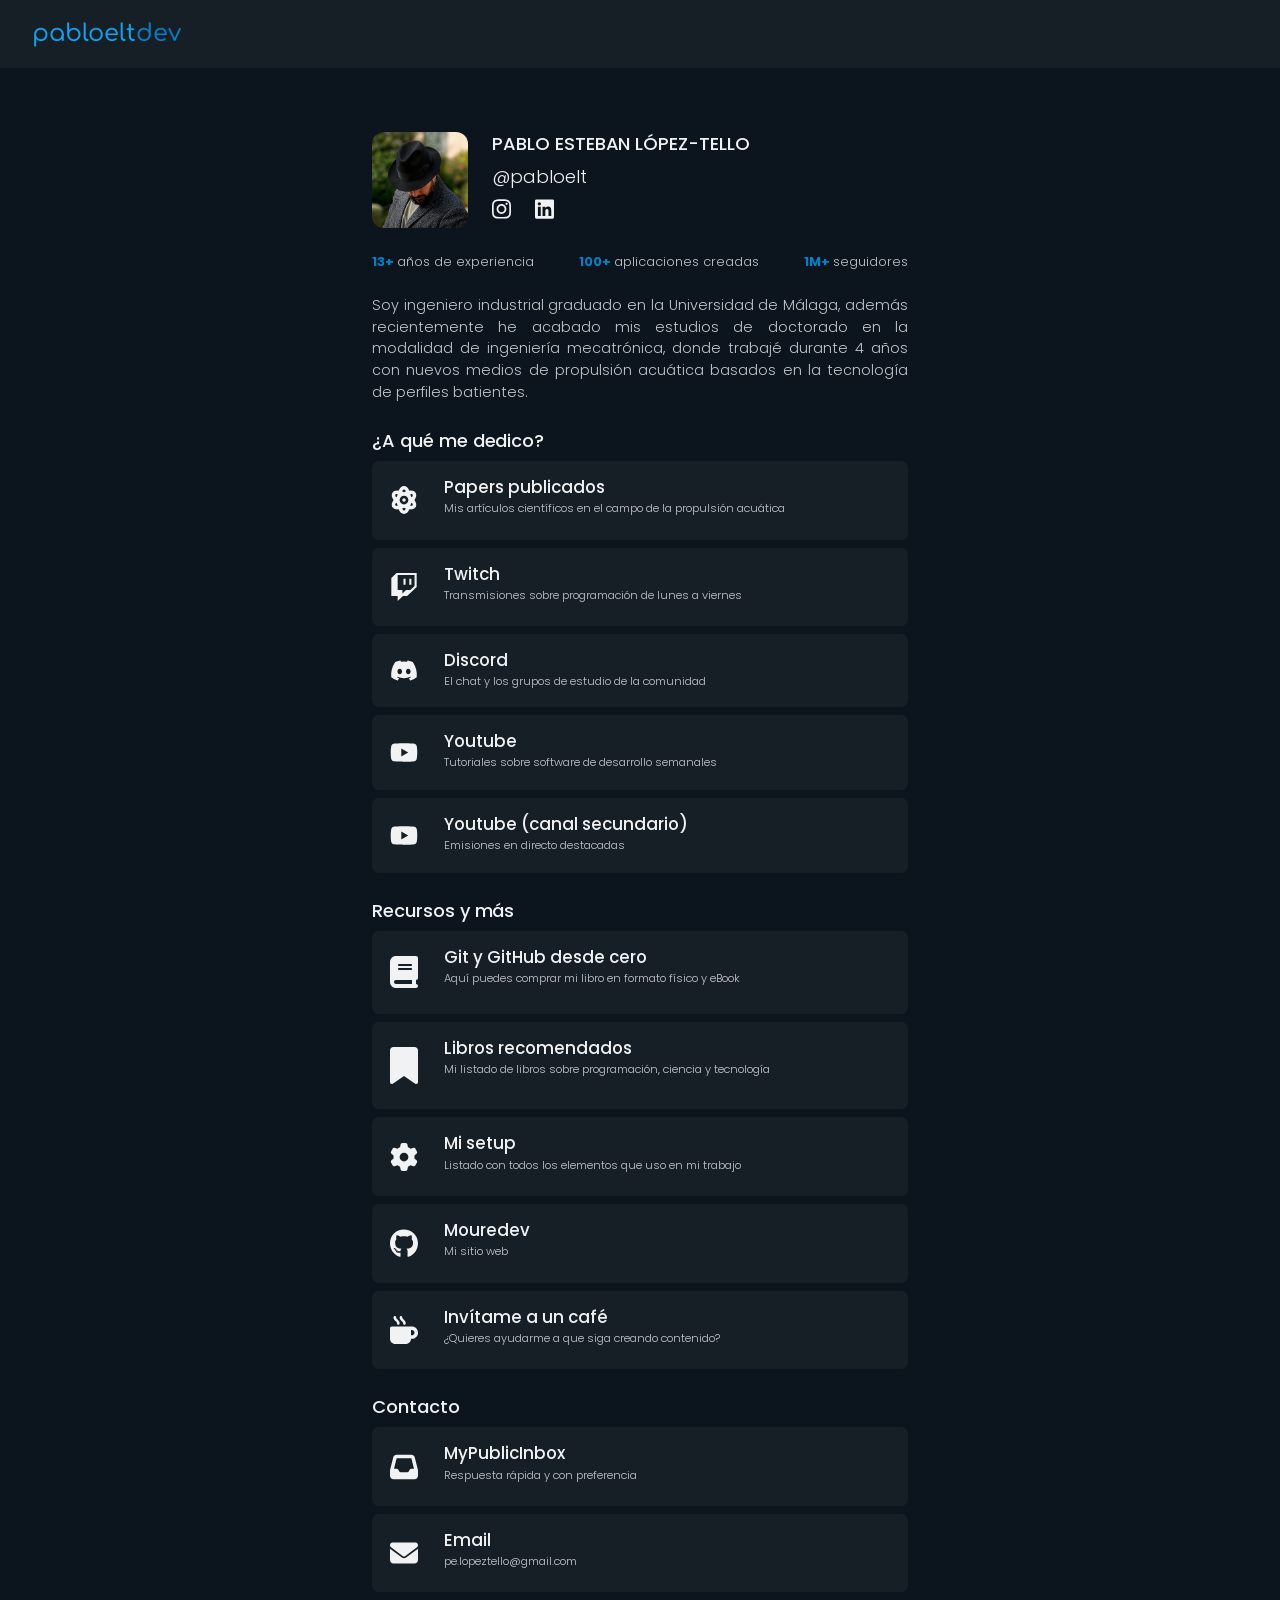
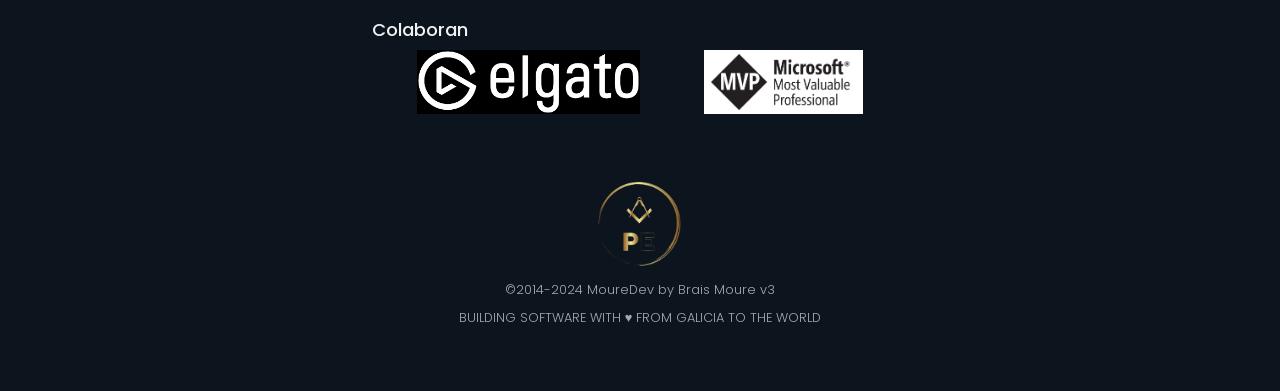
<file: index.html>
<!DOCTYPE html><html lang="en"><head><meta charSet="utf-8"/><meta name="viewport" content="width=device-width"/><title>Mouredev | Te enseño programación y desarrollo de software</title><meta content="Hola, mi nombre es Pablo Esteban. Soy ingeniero de software, desarrollador freelance full-stack y divulgador." name="description"/><meta content="avatar.jpg" property="og:image"/><meta name="next-head-count" content="5"/><link rel="preload" href="/_next/static/css/4f51a83e75389950.css" as="style" crossorigin=""/><link rel="stylesheet" href="/_next/static/css/4f51a83e75389950.css" crossorigin="" data-n-g=""/><noscript data-n-css=""></noscript><script defer="" crossorigin="" nomodule="" src="/_next/static/chunks/polyfills-c67a75d1b6f99dc8.js"></script><script src="/_next/static/chunks/webpack-c21fd345984bfc83.js" defer="" crossorigin=""></script><script src="/_next/static/chunks/framework-bbecb7d54330d002.js" defer="" crossorigin=""></script><script src="/_next/static/chunks/main-d118035c79e44985.js" defer="" crossorigin=""></script><script src="/_next/static/chunks/pages/_app-f3e190d5755873fc.js" defer="" crossorigin=""></script><script src="/_next/static/chunks/334-fcf9e69bec1758c5.js" defer="" crossorigin=""></script><script src="/_next/static/chunks/pages/index-4bd3619a764b74bc.js" defer="" crossorigin=""></script><script src="/_next/static/2fyXlv2V0hH4ISbpbL54f/_buildManifest.js" defer="" crossorigin=""></script><script src="/_next/static/2fyXlv2V0hH4ISbpbL54f/_ssgManifest.js" defer="" crossorigin=""></script></head><body><div id="__next"><script>!function(){try{var d=document.documentElement,c=d.classList;c.remove('light','dark');var e=localStorage.getItem('chakra-ui-color-mode');if('system'===e||(!e&&false)){var t='(prefers-color-scheme: dark)',m=window.matchMedia(t);if(m.media!==t||m.matches){d.style.colorScheme = 'dark';c.add('dark')}else{d.style.colorScheme = 'light';c.add('light')}}else if(e){c.add(e|| '')}else{c.add('light')}if(e==='light'||e==='dark'||!e)d.style.colorScheme=e||'light'}catch(e){}}()</script><style data-emotion="css-global 1b7scut">:host,:root,[data-theme]{--chakra-ring-inset:var(--chakra-empty,/*!*/ /*!*/);--chakra-ring-offset-width:0px;--chakra-ring-offset-color:#fff;--chakra-ring-color:rgba(66, 153, 225, 0.6);--chakra-ring-offset-shadow:0 0 #0000;--chakra-ring-shadow:0 0 #0000;--chakra-space-x-reverse:0;--chakra-space-y-reverse:0;--chakra-colors-transparent:transparent;--chakra-colors-current:currentColor;--chakra-colors-black:#000000;--chakra-colors-white:#FFFFFF;--chakra-colors-whiteAlpha-50:rgba(255, 255, 255, 0.04);--chakra-colors-whiteAlpha-100:rgba(255, 255, 255, 0.06);--chakra-colors-whiteAlpha-200:rgba(255, 255, 255, 0.08);--chakra-colors-whiteAlpha-300:rgba(255, 255, 255, 0.16);--chakra-colors-whiteAlpha-400:rgba(255, 255, 255, 0.24);--chakra-colors-whiteAlpha-500:rgba(255, 255, 255, 0.36);--chakra-colors-whiteAlpha-600:rgba(255, 255, 255, 0.48);--chakra-colors-whiteAlpha-700:rgba(255, 255, 255, 0.64);--chakra-colors-whiteAlpha-800:rgba(255, 255, 255, 0.80);--chakra-colors-whiteAlpha-900:rgba(255, 255, 255, 0.92);--chakra-colors-blackAlpha-50:rgba(0, 0, 0, 0.04);--chakra-colors-blackAlpha-100:rgba(0, 0, 0, 0.06);--chakra-colors-blackAlpha-200:rgba(0, 0, 0, 0.08);--chakra-colors-blackAlpha-300:rgba(0, 0, 0, 0.16);--chakra-colors-blackAlpha-400:rgba(0, 0, 0, 0.24);--chakra-colors-blackAlpha-500:rgba(0, 0, 0, 0.36);--chakra-colors-blackAlpha-600:rgba(0, 0, 0, 0.48);--chakra-colors-blackAlpha-700:rgba(0, 0, 0, 0.64);--chakra-colors-blackAlpha-800:rgba(0, 0, 0, 0.80);--chakra-colors-blackAlpha-900:rgba(0, 0, 0, 0.92);--chakra-colors-gray-50:#F7FAFC;--chakra-colors-gray-100:#EDF2F7;--chakra-colors-gray-200:#E2E8F0;--chakra-colors-gray-300:#CBD5E0;--chakra-colors-gray-400:#A0AEC0;--chakra-colors-gray-500:#718096;--chakra-colors-gray-600:#4A5568;--chakra-colors-gray-700:#2D3748;--chakra-colors-gray-800:#1A202C;--chakra-colors-gray-900:#171923;--chakra-colors-red-50:#FFF5F5;--chakra-colors-red-100:#FED7D7;--chakra-colors-red-200:#FEB2B2;--chakra-colors-red-300:#FC8181;--chakra-colors-red-400:#F56565;--chakra-colors-red-500:#E53E3E;--chakra-colors-red-600:#C53030;--chakra-colors-red-700:#9B2C2C;--chakra-colors-red-800:#822727;--chakra-colors-red-900:#63171B;--chakra-colors-orange-50:#FFFAF0;--chakra-colors-orange-100:#FEEBC8;--chakra-colors-orange-200:#FBD38D;--chakra-colors-orange-300:#F6AD55;--chakra-colors-orange-400:#ED8936;--chakra-colors-orange-500:#DD6B20;--chakra-colors-orange-600:#C05621;--chakra-colors-orange-700:#9C4221;--chakra-colors-orange-800:#7B341E;--chakra-colors-orange-900:#652B19;--chakra-colors-yellow-50:#FFFFF0;--chakra-colors-yellow-100:#FEFCBF;--chakra-colors-yellow-200:#FAF089;--chakra-colors-yellow-300:#F6E05E;--chakra-colors-yellow-400:#ECC94B;--chakra-colors-yellow-500:#D69E2E;--chakra-colors-yellow-600:#B7791F;--chakra-colors-yellow-700:#975A16;--chakra-colors-yellow-800:#744210;--chakra-colors-yellow-900:#5F370E;--chakra-colors-green-50:#F0FFF4;--chakra-colors-green-100:#C6F6D5;--chakra-colors-green-200:#9AE6B4;--chakra-colors-green-300:#68D391;--chakra-colors-green-400:#48BB78;--chakra-colors-green-500:#38A169;--chakra-colors-green-600:#2F855A;--chakra-colors-green-700:#276749;--chakra-colors-green-800:#22543D;--chakra-colors-green-900:#1C4532;--chakra-colors-teal-50:#E6FFFA;--chakra-colors-teal-100:#B2F5EA;--chakra-colors-teal-200:#81E6D9;--chakra-colors-teal-300:#4FD1C5;--chakra-colors-teal-400:#38B2AC;--chakra-colors-teal-500:#319795;--chakra-colors-teal-600:#2C7A7B;--chakra-colors-teal-700:#285E61;--chakra-colors-teal-800:#234E52;--chakra-colors-teal-900:#1D4044;--chakra-colors-blue-50:#ebf8ff;--chakra-colors-blue-100:#bee3f8;--chakra-colors-blue-200:#90cdf4;--chakra-colors-blue-300:#63b3ed;--chakra-colors-blue-400:#4299e1;--chakra-colors-blue-500:#3182ce;--chakra-colors-blue-600:#2b6cb0;--chakra-colors-blue-700:#2c5282;--chakra-colors-blue-800:#2a4365;--chakra-colors-blue-900:#1A365D;--chakra-colors-cyan-50:#EDFDFD;--chakra-colors-cyan-100:#C4F1F9;--chakra-colors-cyan-200:#9DECF9;--chakra-colors-cyan-300:#76E4F7;--chakra-colors-cyan-400:#0BC5EA;--chakra-colors-cyan-500:#00B5D8;--chakra-colors-cyan-600:#00A3C4;--chakra-colors-cyan-700:#0987A0;--chakra-colors-cyan-800:#086F83;--chakra-colors-cyan-900:#065666;--chakra-colors-purple-50:#FAF5FF;--chakra-colors-purple-100:#E9D8FD;--chakra-colors-purple-200:#D6BCFA;--chakra-colors-purple-300:#B794F4;--chakra-colors-purple-400:#9F7AEA;--chakra-colors-purple-500:#805AD5;--chakra-colors-purple-600:#6B46C1;--chakra-colors-purple-700:#553C9A;--chakra-colors-purple-800:#44337A;--chakra-colors-purple-900:#322659;--chakra-colors-pink-50:#FFF5F7;--chakra-colors-pink-100:#FED7E2;--chakra-colors-pink-200:#FBB6CE;--chakra-colors-pink-300:#F687B3;--chakra-colors-pink-400:#ED64A6;--chakra-colors-pink-500:#D53F8C;--chakra-colors-pink-600:#B83280;--chakra-colors-pink-700:#97266D;--chakra-colors-pink-800:#702459;--chakra-colors-pink-900:#521B41;--chakra-colors-linkedin-50:#E8F4F9;--chakra-colors-linkedin-100:#CFEDFB;--chakra-colors-linkedin-200:#9BDAF3;--chakra-colors-linkedin-300:#68C7EC;--chakra-colors-linkedin-400:#34B3E4;--chakra-colors-linkedin-500:#00A0DC;--chakra-colors-linkedin-600:#008CC9;--chakra-colors-linkedin-700:#0077B5;--chakra-colors-linkedin-800:#005E93;--chakra-colors-linkedin-900:#004471;--chakra-colors-facebook-50:#E8F4F9;--chakra-colors-facebook-100:#D9DEE9;--chakra-colors-facebook-200:#B7C2DA;--chakra-colors-facebook-300:#6482C0;--chakra-colors-facebook-400:#4267B2;--chakra-colors-facebook-500:#385898;--chakra-colors-facebook-600:#314E89;--chakra-colors-facebook-700:#29487D;--chakra-colors-facebook-800:#223B67;--chakra-colors-facebook-900:#1E355B;--chakra-colors-messenger-50:#D0E6FF;--chakra-colors-messenger-100:#B9DAFF;--chakra-colors-messenger-200:#A2CDFF;--chakra-colors-messenger-300:#7AB8FF;--chakra-colors-messenger-400:#2E90FF;--chakra-colors-messenger-500:#0078FF;--chakra-colors-messenger-600:#0063D1;--chakra-colors-messenger-700:#0052AC;--chakra-colors-messenger-800:#003C7E;--chakra-colors-messenger-900:#002C5C;--chakra-colors-whatsapp-50:#dffeec;--chakra-colors-whatsapp-100:#b9f5d0;--chakra-colors-whatsapp-200:#90edb3;--chakra-colors-whatsapp-300:#65e495;--chakra-colors-whatsapp-400:#3cdd78;--chakra-colors-whatsapp-500:#22c35e;--chakra-colors-whatsapp-600:#179848;--chakra-colors-whatsapp-700:#0c6c33;--chakra-colors-whatsapp-800:#01421c;--chakra-colors-whatsapp-900:#001803;--chakra-colors-twitter-50:#E5F4FD;--chakra-colors-twitter-100:#C8E9FB;--chakra-colors-twitter-200:#A8DCFA;--chakra-colors-twitter-300:#83CDF7;--chakra-colors-twitter-400:#57BBF5;--chakra-colors-twitter-500:#1DA1F2;--chakra-colors-twitter-600:#1A94DA;--chakra-colors-twitter-700:#1681BF;--chakra-colors-twitter-800:#136B9E;--chakra-colors-twitter-900:#0D4D71;--chakra-colors-telegram-50:#E3F2F9;--chakra-colors-telegram-100:#C5E4F3;--chakra-colors-telegram-200:#A2D4EC;--chakra-colors-telegram-300:#7AC1E4;--chakra-colors-telegram-400:#47A9DA;--chakra-colors-telegram-500:#0088CC;--chakra-colors-telegram-600:#007AB8;--chakra-colors-telegram-700:#006BA1;--chakra-colors-telegram-800:#005885;--chakra-colors-telegram-900:#003F5E;--chakra-borders-none:0;--chakra-borders-1px:1px solid;--chakra-borders-2px:2px solid;--chakra-borders-4px:4px solid;--chakra-borders-8px:8px solid;--chakra-fonts-heading:-apple-system,BlinkMacSystemFont,"Segoe UI",Helvetica,Arial,sans-serif,"Apple Color Emoji","Segoe UI Emoji","Segoe UI Symbol";--chakra-fonts-body:-apple-system,BlinkMacSystemFont,"Segoe UI",Helvetica,Arial,sans-serif,"Apple Color Emoji","Segoe UI Emoji","Segoe UI Symbol";--chakra-fonts-mono:SFMono-Regular,Menlo,Monaco,Consolas,"Liberation Mono","Courier New",monospace;--chakra-fontSizes-3xs:0.45rem;--chakra-fontSizes-2xs:0.625rem;--chakra-fontSizes-xs:0.75rem;--chakra-fontSizes-sm:0.875rem;--chakra-fontSizes-md:1rem;--chakra-fontSizes-lg:1.125rem;--chakra-fontSizes-xl:1.25rem;--chakra-fontSizes-2xl:1.5rem;--chakra-fontSizes-3xl:1.875rem;--chakra-fontSizes-4xl:2.25rem;--chakra-fontSizes-5xl:3rem;--chakra-fontSizes-6xl:3.75rem;--chakra-fontSizes-7xl:4.5rem;--chakra-fontSizes-8xl:6rem;--chakra-fontSizes-9xl:8rem;--chakra-fontWeights-hairline:100;--chakra-fontWeights-thin:200;--chakra-fontWeights-light:300;--chakra-fontWeights-normal:400;--chakra-fontWeights-medium:500;--chakra-fontWeights-semibold:600;--chakra-fontWeights-bold:700;--chakra-fontWeights-extrabold:800;--chakra-fontWeights-black:900;--chakra-letterSpacings-tighter:-0.05em;--chakra-letterSpacings-tight:-0.025em;--chakra-letterSpacings-normal:0;--chakra-letterSpacings-wide:0.025em;--chakra-letterSpacings-wider:0.05em;--chakra-letterSpacings-widest:0.1em;--chakra-lineHeights-3:.75rem;--chakra-lineHeights-4:1rem;--chakra-lineHeights-5:1.25rem;--chakra-lineHeights-6:1.5rem;--chakra-lineHeights-7:1.75rem;--chakra-lineHeights-8:2rem;--chakra-lineHeights-9:2.25rem;--chakra-lineHeights-10:2.5rem;--chakra-lineHeights-normal:normal;--chakra-lineHeights-none:1;--chakra-lineHeights-shorter:1.25;--chakra-lineHeights-short:1.375;--chakra-lineHeights-base:1.5;--chakra-lineHeights-tall:1.625;--chakra-lineHeights-taller:2;--chakra-radii-none:0;--chakra-radii-sm:0.125rem;--chakra-radii-base:0.25rem;--chakra-radii-md:0.375rem;--chakra-radii-lg:0.5rem;--chakra-radii-xl:0.75rem;--chakra-radii-2xl:1rem;--chakra-radii-3xl:1.5rem;--chakra-radii-full:9999px;--chakra-space-1:0.25rem;--chakra-space-2:0.5rem;--chakra-space-3:0.75rem;--chakra-space-4:1rem;--chakra-space-5:1.25rem;--chakra-space-6:1.5rem;--chakra-space-7:1.75rem;--chakra-space-8:2rem;--chakra-space-9:2.25rem;--chakra-space-10:2.5rem;--chakra-space-12:3rem;--chakra-space-14:3.5rem;--chakra-space-16:4rem;--chakra-space-20:5rem;--chakra-space-24:6rem;--chakra-space-28:7rem;--chakra-space-32:8rem;--chakra-space-36:9rem;--chakra-space-40:10rem;--chakra-space-44:11rem;--chakra-space-48:12rem;--chakra-space-52:13rem;--chakra-space-56:14rem;--chakra-space-60:15rem;--chakra-space-64:16rem;--chakra-space-72:18rem;--chakra-space-80:20rem;--chakra-space-96:24rem;--chakra-space-px:1px;--chakra-space-0-5:0.125rem;--chakra-space-1-5:0.375rem;--chakra-space-2-5:0.625rem;--chakra-space-3-5:0.875rem;--chakra-shadows-xs:0 0 0 1px rgba(0, 0, 0, 0.05);--chakra-shadows-sm:0 1px 2px 0 rgba(0, 0, 0, 0.05);--chakra-shadows-base:0 1px 3px 0 rgba(0, 0, 0, 0.1),0 1px 2px 0 rgba(0, 0, 0, 0.06);--chakra-shadows-md:0 4px 6px -1px rgba(0, 0, 0, 0.1),0 2px 4px -1px rgba(0, 0, 0, 0.06);--chakra-shadows-lg:0 10px 15px -3px rgba(0, 0, 0, 0.1),0 4px 6px -2px rgba(0, 0, 0, 0.05);--chakra-shadows-xl:0 20px 25px -5px rgba(0, 0, 0, 0.1),0 10px 10px -5px rgba(0, 0, 0, 0.04);--chakra-shadows-2xl:0 25px 50px -12px rgba(0, 0, 0, 0.25);--chakra-shadows-outline:0 0 0 3px rgba(66, 153, 225, 0.6);--chakra-shadows-inner:inset 0 2px 4px 0 rgba(0,0,0,0.06);--chakra-shadows-none:none;--chakra-shadows-dark-lg:rgba(0, 0, 0, 0.1) 0px 0px 0px 1px,rgba(0, 0, 0, 0.2) 0px 5px 10px,rgba(0, 0, 0, 0.4) 0px 15px 40px;--chakra-sizes-1:0.25rem;--chakra-sizes-2:0.5rem;--chakra-sizes-3:0.75rem;--chakra-sizes-4:1rem;--chakra-sizes-5:1.25rem;--chakra-sizes-6:1.5rem;--chakra-sizes-7:1.75rem;--chakra-sizes-8:2rem;--chakra-sizes-9:2.25rem;--chakra-sizes-10:2.5rem;--chakra-sizes-12:3rem;--chakra-sizes-14:3.5rem;--chakra-sizes-16:4rem;--chakra-sizes-20:5rem;--chakra-sizes-24:6rem;--chakra-sizes-28:7rem;--chakra-sizes-32:8rem;--chakra-sizes-36:9rem;--chakra-sizes-40:10rem;--chakra-sizes-44:11rem;--chakra-sizes-48:12rem;--chakra-sizes-52:13rem;--chakra-sizes-56:14rem;--chakra-sizes-60:15rem;--chakra-sizes-64:16rem;--chakra-sizes-72:18rem;--chakra-sizes-80:20rem;--chakra-sizes-96:24rem;--chakra-sizes-px:1px;--chakra-sizes-0-5:0.125rem;--chakra-sizes-1-5:0.375rem;--chakra-sizes-2-5:0.625rem;--chakra-sizes-3-5:0.875rem;--chakra-sizes-max:max-content;--chakra-sizes-min:min-content;--chakra-sizes-full:100%;--chakra-sizes-3xs:14rem;--chakra-sizes-2xs:16rem;--chakra-sizes-xs:20rem;--chakra-sizes-sm:24rem;--chakra-sizes-md:28rem;--chakra-sizes-lg:32rem;--chakra-sizes-xl:36rem;--chakra-sizes-2xl:42rem;--chakra-sizes-3xl:48rem;--chakra-sizes-4xl:56rem;--chakra-sizes-5xl:64rem;--chakra-sizes-6xl:72rem;--chakra-sizes-7xl:80rem;--chakra-sizes-8xl:90rem;--chakra-sizes-prose:60ch;--chakra-sizes-container-sm:640px;--chakra-sizes-container-md:768px;--chakra-sizes-container-lg:1024px;--chakra-sizes-container-xl:1280px;--chakra-zIndices-hide:-1;--chakra-zIndices-auto:auto;--chakra-zIndices-base:0;--chakra-zIndices-docked:10;--chakra-zIndices-dropdown:1000;--chakra-zIndices-sticky:1100;--chakra-zIndices-banner:1200;--chakra-zIndices-overlay:1300;--chakra-zIndices-modal:1400;--chakra-zIndices-popover:1500;--chakra-zIndices-skipLink:1600;--chakra-zIndices-toast:1700;--chakra-zIndices-tooltip:1800;--chakra-transition-property-common:background-color,border-color,color,fill,stroke,opacity,box-shadow,transform;--chakra-transition-property-colors:background-color,border-color,color,fill,stroke;--chakra-transition-property-dimensions:width,height;--chakra-transition-property-position:left,right,top,bottom;--chakra-transition-property-background:background-color,background-image,background-position;--chakra-transition-easing-ease-in:cubic-bezier(0.4, 0, 1, 1);--chakra-transition-easing-ease-out:cubic-bezier(0, 0, 0.2, 1);--chakra-transition-easing-ease-in-out:cubic-bezier(0.4, 0, 0.2, 1);--chakra-transition-duration-ultra-fast:50ms;--chakra-transition-duration-faster:100ms;--chakra-transition-duration-fast:150ms;--chakra-transition-duration-normal:200ms;--chakra-transition-duration-slow:300ms;--chakra-transition-duration-slower:400ms;--chakra-transition-duration-ultra-slow:500ms;--chakra-blur-none:0;--chakra-blur-sm:4px;--chakra-blur-base:8px;--chakra-blur-md:12px;--chakra-blur-lg:16px;--chakra-blur-xl:24px;--chakra-blur-2xl:40px;--chakra-blur-3xl:64px;--chakra-breakpoints-base:0em;--chakra-breakpoints-sm:30em;--chakra-breakpoints-md:48em;--chakra-breakpoints-lg:62em;--chakra-breakpoints-xl:80em;--chakra-breakpoints-2xl:96em;}.chakra-ui-light :host:not([data-theme]),.chakra-ui-light :root:not([data-theme]),.chakra-ui-light [data-theme]:not([data-theme]),[data-theme=light] :host:not([data-theme]),[data-theme=light] :root:not([data-theme]),[data-theme=light] [data-theme]:not([data-theme]),:host[data-theme=light],:root[data-theme=light],[data-theme][data-theme=light]{--chakra-colors-chakra-body-text:var(--chakra-colors-gray-800);--chakra-colors-chakra-body-bg:var(--chakra-colors-white);--chakra-colors-chakra-border-color:var(--chakra-colors-gray-200);--chakra-colors-chakra-inverse-text:var(--chakra-colors-white);--chakra-colors-chakra-subtle-bg:var(--chakra-colors-gray-100);--chakra-colors-chakra-subtle-text:var(--chakra-colors-gray-600);--chakra-colors-chakra-placeholder-color:var(--chakra-colors-gray-500);}.chakra-ui-dark :host:not([data-theme]),.chakra-ui-dark :root:not([data-theme]),.chakra-ui-dark [data-theme]:not([data-theme]),[data-theme=dark] :host:not([data-theme]),[data-theme=dark] :root:not([data-theme]),[data-theme=dark] [data-theme]:not([data-theme]),:host[data-theme=dark],:root[data-theme=dark],[data-theme][data-theme=dark]{--chakra-colors-chakra-body-text:var(--chakra-colors-whiteAlpha-900);--chakra-colors-chakra-body-bg:var(--chakra-colors-gray-800);--chakra-colors-chakra-border-color:var(--chakra-colors-whiteAlpha-300);--chakra-colors-chakra-inverse-text:var(--chakra-colors-gray-800);--chakra-colors-chakra-subtle-bg:var(--chakra-colors-gray-700);--chakra-colors-chakra-subtle-text:var(--chakra-colors-gray-400);--chakra-colors-chakra-placeholder-color:var(--chakra-colors-whiteAlpha-400);}</style><style data-emotion="css-global fubdgu">html{line-height:1.5;-webkit-text-size-adjust:100%;font-family:system-ui,sans-serif;-webkit-font-smoothing:antialiased;text-rendering:optimizeLegibility;-moz-osx-font-smoothing:grayscale;touch-action:manipulation;}body{position:relative;min-height:100%;margin:0;font-feature-settings:"kern";}:where(*, *::before, *::after){border-width:0;border-style:solid;box-sizing:border-box;word-wrap:break-word;}main{display:block;}hr{border-top-width:1px;box-sizing:content-box;height:0;overflow:visible;}:where(pre, code, kbd,samp){font-family:SFMono-Regular,Menlo,Monaco,Consolas,monospace;font-size:1em;}a{background-color:transparent;color:inherit;-webkit-text-decoration:inherit;text-decoration:inherit;}abbr[title]{border-bottom:none;-webkit-text-decoration:underline;text-decoration:underline;-webkit-text-decoration:underline dotted;-webkit-text-decoration:underline dotted;text-decoration:underline dotted;}:where(b, strong){font-weight:bold;}small{font-size:80%;}:where(sub,sup){font-size:75%;line-height:0;position:relative;vertical-align:baseline;}sub{bottom:-0.25em;}sup{top:-0.5em;}img{border-style:none;}:where(button, input, optgroup, select, textarea){font-family:inherit;font-size:100%;line-height:1.15;margin:0;}:where(button, input){overflow:visible;}:where(button, select){text-transform:none;}:where(
          button::-moz-focus-inner,
          [type="button"]::-moz-focus-inner,
          [type="reset"]::-moz-focus-inner,
          [type="submit"]::-moz-focus-inner
        ){border-style:none;padding:0;}fieldset{padding:0.35em 0.75em 0.625em;}legend{box-sizing:border-box;color:inherit;display:table;max-width:100%;padding:0;white-space:normal;}progress{vertical-align:baseline;}textarea{overflow:auto;}:where([type="checkbox"], [type="radio"]){box-sizing:border-box;padding:0;}input[type="number"]::-webkit-inner-spin-button,input[type="number"]::-webkit-outer-spin-button{-webkit-appearance:none!important;}input[type="number"]{-moz-appearance:textfield;}input[type="search"]{-webkit-appearance:textfield;outline-offset:-2px;}input[type="search"]::-webkit-search-decoration{-webkit-appearance:none!important;}::-webkit-file-upload-button{-webkit-appearance:button;font:inherit;}details{display:block;}summary{display:-webkit-box;display:-webkit-list-item;display:-ms-list-itembox;display:list-item;}template{display:none;}[hidden]{display:none!important;}:where(
          blockquote,
          dl,
          dd,
          h1,
          h2,
          h3,
          h4,
          h5,
          h6,
          hr,
          figure,
          p,
          pre
        ){margin:0;}button{background:transparent;padding:0;}fieldset{margin:0;padding:0;}:where(ol, ul){margin:0;padding:0;}textarea{resize:vertical;}:where(button, [role="button"]){cursor:pointer;}button::-moz-focus-inner{border:0!important;}table{border-collapse:collapse;}:where(h1, h2, h3, h4, h5, h6){font-size:inherit;font-weight:inherit;}:where(button, input, optgroup, select, textarea){padding:0;line-height:inherit;color:inherit;}:where(img, svg, video, canvas, audio, iframe, embed, object){display:block;}:where(img, video){max-width:100%;height:auto;}[data-js-focus-visible] :focus:not([data-focus-visible-added]):not(
          [data-focus-visible-disabled]
        ){outline:none;box-shadow:none;}select::-ms-expand{display:none;}:root,:host{--chakra-vh:100vh;}@supports (height: -webkit-fill-available){:root,:host{--chakra-vh:-webkit-fill-available;}}@supports (height: -moz-fill-available){:root,:host{--chakra-vh:-moz-fill-available;}}@supports (height: 100dvh){:root,:host{--chakra-vh:100dvh;}}</style><style data-emotion="css-global 2geqr9">body{font-family:Poppins;color:var(--chakra-colors-chakra-body-text);background:var(--chakra-colors-chakra-body-bg);transition-property:background-color;transition-duration:var(--chakra-transition-duration-normal);line-height:var(--chakra-lineHeights-base);font-weight:300;background-color:#0C151D;}*::-webkit-input-placeholder{color:var(--chakra-colors-chakra-placeholder-color);}*::-moz-placeholder{color:var(--chakra-colors-chakra-placeholder-color);}*:-ms-input-placeholder{color:var(--chakra-colors-chakra-placeholder-color);}*::placeholder{color:var(--chakra-colors-chakra-placeholder-color);}*,*::before,::after{border-color:var(--chakra-colors-chakra-border-color);}</style><style data-emotion="css uy1jpj">.css-uy1jpj{font-family:Poppins;font-weight:300;background-color:#0C151D;}</style><style>
:root, .light, .light-theme { --color-page-background: white; }
.dark, .dark-theme { --color-page-background: var(--slate-1); }
body { background-color: var(--color-page-background); }
</style><div data-is-root-theme="true" data-accent-color="blue" data-gray-color="slate" data-has-background="false" data-panel-background="translucent" data-radius="medium" data-scaling="100%" class="radix-themes css-uy1jpj"><div class="rt-Box"><style data-emotion="css 1q0523c">.css-1q0523c{position:-webkit-sticky;position:sticky;background:#171F26;-webkit-padding-start:2em;padding-inline-start:2em;-webkit-padding-end:2em;padding-inline-end:2em;padding-top:1em;padding-bottom:1em;z-index:999;top:0;}</style><div class="rt-Flex css-1q0523c rt-r-display-flex rt-r-fd-row rt-r-ai-start rt-r-jc-start rt-r-gap-2"><style data-emotion="css rnw5ui">.css-rnw5ui{font-family:Comfortaa;font-weight:500;font-size:1.5em;}</style><div class="rt-Box css-rnw5ui"><style data-emotion="css 9psg8f">.css-9psg8f{color:#14A1F0;}</style><span class="chakra-text css-9psg8f">pabloelt</span><style data-emotion="css 1sjv5kl">.css-1sjv5kl{color:#087ec4;}</style><span class="chakra-text css-1sjv5kl">dev</span></div></div><style data-emotion="css gmuwbf">.css-gmuwbf{display:-webkit-box;display:-webkit-flex;display:-ms-flexbox;display:flex;-webkit-align-items:center;-webkit-box-align:center;-ms-flex-align:center;align-items:center;-webkit-box-pack:center;-ms-flex-pack:center;-webkit-justify-content:center;justify-content:center;}</style><div class="rt-Flex css-gmuwbf rt-r-display-flex rt-r-jc-start"><style data-emotion="css 1f7qaod">.css-1f7qaod{max-width:600px;width:100%;margin-top:2em;margin-bottom:2em;padding:2em;}</style><div class="rt-Flex css-1f7qaod rt-r-display-flex rt-r-fd-column rt-r-ai-start rt-r-jc-start rt-r-gap-2"><style data-emotion="css thqn8b">.css-thqn8b{-webkit-align-items:start;-webkit-box-align:start;-ms-flex-align:start;align-items:start;}</style><div class="rt-Flex css-thqn8b rt-r-display-flex rt-r-fd-column rt-r-ai-start rt-r-jc-start rt-r-gap-5"><div class="rt-Flex rt-r-display-flex rt-r-fd-row rt-r-ai-start rt-r-jc-start rt-r-gap-5"><style data-emotion="css 1mnl7b3">.css-1mnl7b3{name:Pablo Esteban;color:#C3C7CB;background:#171F26;}</style><span data-radius="medium" class="rt-AvatarRoot css-1mnl7b3 rt-r-size-7 rt-variant-soft"><span class="rt-AvatarFallback"></span></span><div class="rt-Flex rt-r-display-flex rt-r-fd-column rt-r-ai-start rt-r-jc-start rt-r-gap-2"><style data-emotion="css t1l5c3">.css-t1l5c3{size:4;color:#F1F2F4;font-family:Poppins;font-weight:500;}</style><h1 class="rt-Heading css-t1l5c3 rt-r-size-4 rt-r-weight-bold">PABLO ESTEBAN LÓPEZ-TELLO</h1><style data-emotion="css ij8mx2">.css-ij8mx2{color:#F1F2F4;}</style><p class="rt-Text css-ij8mx2 rt-r-size-4">@pabloelt</p><div class="rt-Flex rt-r-display-flex rt-r-fd-row rt-r-ai-start rt-r-jc-start rt-r-gap-5"><style data-emotion="css 50w0tj">.css-50w0tj{-webkit-text-decoration:None;text-decoration:None;}</style><a target="_blank" class="rt-Text rt-reset rt-Link css-50w0tj rt-underline-auto" href="https://github.com/mouredev"><style data-emotion="css 1cb33l0">.css-1cb33l0{width:1.2em;height:auto;}</style><img alt="Instagram" src="icons/instagram.svg" class="css-1cb33l0"/></a><a target="_blank" class="rt-Text rt-reset rt-Link css-50w0tj rt-underline-auto" href="https://github.com/mouredev"><img alt="LinkedIn" src="icons/linkedin.svg" class="css-1cb33l0"/></a></div></div></div><style data-emotion="css 8atqhb">.css-8atqhb{width:100%;}</style><div class="rt-Flex css-8atqhb rt-r-display-flex rt-r-jc-start"><style data-emotion="css c1ulbh">.css-c1ulbh{font-size:0.8em;color:#C3C7CB;}</style><div class="css-c1ulbh"><style data-emotion="css 23w01">.css-23w01{font-weight:var(--chakra-fontWeights-bold);color:#087ec4;}</style><span class="chakra-text css-23w01">13+ </span>años de experiencia</div><style data-emotion="css 17xejub">.css-17xejub{-webkit-flex:1;-ms-flex:1;flex:1;justify-self:stretch;-webkit-align-self:stretch;-ms-flex-item-align:stretch;align-self:stretch;}</style><div class="rt-Flex css-17xejub rt-r-display-flex rt-r-jc-start"></div><div class="css-c1ulbh"><span class="chakra-text css-23w01">100+ </span>aplicaciones creadas</div><div class="rt-Flex css-17xejub rt-r-display-flex rt-r-jc-start"></div><div class="css-c1ulbh"><span class="chakra-text css-23w01">1M+ </span>seguidores</div></div><style data-emotion="css lko47t">.css-lko47t{text-align:justify;color:#C3C7CB;font-size:0.9em;}</style><p class="rt-Text css-lko47t">
                Soy ingeniero industrial graduado en la Universidad de Málaga, 
                además recientemente he acabado mis estudios de doctorado en 
                la modalidad de ingeniería mecatrónica, donde trabajé durante 
                4 años con nuevos medios de propulsión acuática basados en la 
                tecnología de perfiles batientes.
                </p></div><div class="rt-Flex css-8atqhb rt-r-display-flex rt-r-fd-column rt-r-ai-start rt-r-jc-start rt-r-gap-2"><style data-emotion="css ub12ix">.css-ub12ix{width:100%;padding-top:1em;size:4;color:#F1F2F4;font-family:Poppins;font-weight:500;}</style><h1 class="rt-Heading css-ub12ix rt-r-size-4 rt-r-weight-bold">¿A qué me dedico?</h1><style data-emotion="css 1ui2ssd">.css-1ui2ssd{width:100%;-webkit-text-decoration:None;text-decoration:None;}</style><a target="_blank" class="rt-Text rt-reset rt-Link css-1ui2ssd rt-underline-auto" href="https://www.researchgate.net/profile/Pablo-Esteban-Lopez-Tello"><style data-emotion="css aqk53p">.css-aqk53p{width:100%;height:100%;white-space:normal;text-align:start;padding:0.5em;border-radius:0.5em;background-color:#171F26;color:#F1F2F4;}.css-aqk53p:hover{background-color:#087ec4;}</style><button class="rt-reset rt-BaseButton rt-Button css-aqk53p rt-r-size-2 rt-variant-solid"><div class="rt-Flex css-8atqhb rt-r-display-flex rt-r-fd-row rt-r-ai-start rt-r-jc-start rt-r-gap-2"><style data-emotion="css gxe5qi">.css-gxe5qi{width:2em;height:auto;margin:0.8em;padding-top:0.5em;padding-bottom:0.5em;}</style><img alt="Papers publicados" src="icons/atom.svg" class="css-gxe5qi"/><style data-emotion="css 1e6cq7c">.css-1e6cq7c{-webkit-align-items:start;-webkit-box-align:start;-ms-flex-align:start;align-items:start;margin:0.5em;}</style><div class="rt-Flex css-1e6cq7c rt-r-display-flex rt-r-fd-column rt-r-ai-start rt-r-jc-start rt-r-gap-0"><style data-emotion="css 19mo46j">.css-19mo46j{font-size:1.2em;font-weight:500;color:#F1F2F4;font-family:Poppins;}</style><p class="rt-Text css-19mo46j">Papers publicados</p><style data-emotion="css 1mqa1be">.css-1mqa1be{font-size:0.8em;color:#C3C7CB;font-family:Poppins;font-weight:300;}</style><p class="rt-Text css-1mqa1be">Mis artículos científicos en el campo de la propulsión acuática</p></div></div></button></a><a target="_blank" class="rt-Text rt-reset rt-Link css-1ui2ssd rt-underline-auto" href="https://github.com/mouredev"><button class="rt-reset rt-BaseButton rt-Button css-aqk53p rt-r-size-2 rt-variant-solid"><div class="rt-Flex css-8atqhb rt-r-display-flex rt-r-fd-row rt-r-ai-start rt-r-jc-start rt-r-gap-2"><img alt="Twitch" src="icons/twitch.svg" class="css-gxe5qi"/><div class="rt-Flex css-1e6cq7c rt-r-display-flex rt-r-fd-column rt-r-ai-start rt-r-jc-start rt-r-gap-0"><p class="rt-Text css-19mo46j">Twitch</p><p class="rt-Text css-1mqa1be">Transmisiones sobre programación de lunes a viernes</p></div></div></button></a><a target="_blank" class="rt-Text rt-reset rt-Link css-1ui2ssd rt-underline-auto" href="https://github.com/mouredev"><button class="rt-reset rt-BaseButton rt-Button css-aqk53p rt-r-size-2 rt-variant-solid"><div class="rt-Flex css-8atqhb rt-r-display-flex rt-r-fd-row rt-r-ai-start rt-r-jc-start rt-r-gap-2"><img alt="Discord" src="icons/discord.svg" class="css-gxe5qi"/><div class="rt-Flex css-1e6cq7c rt-r-display-flex rt-r-fd-column rt-r-ai-start rt-r-jc-start rt-r-gap-0"><p class="rt-Text css-19mo46j">Discord</p><p class="rt-Text css-1mqa1be">El chat y los grupos de estudio de la comunidad</p></div></div></button></a><a target="_blank" class="rt-Text rt-reset rt-Link css-1ui2ssd rt-underline-auto" href="https://github.com/mouredev"><button class="rt-reset rt-BaseButton rt-Button css-aqk53p rt-r-size-2 rt-variant-solid"><div class="rt-Flex css-8atqhb rt-r-display-flex rt-r-fd-row rt-r-ai-start rt-r-jc-start rt-r-gap-2"><img alt="Youtube" src="icons/youtube.svg" class="css-gxe5qi"/><div class="rt-Flex css-1e6cq7c rt-r-display-flex rt-r-fd-column rt-r-ai-start rt-r-jc-start rt-r-gap-0"><p class="rt-Text css-19mo46j">Youtube</p><p class="rt-Text css-1mqa1be">Tutoriales sobre software de desarrollo semanales</p></div></div></button></a><a target="_blank" class="rt-Text rt-reset rt-Link css-1ui2ssd rt-underline-auto" href="https://github.com/mouredev"><button class="rt-reset rt-BaseButton rt-Button css-aqk53p rt-r-size-2 rt-variant-solid"><div class="rt-Flex css-8atqhb rt-r-display-flex rt-r-fd-row rt-r-ai-start rt-r-jc-start rt-r-gap-2"><img alt="Youtube (canal secundario)" src="icons/youtube.svg" class="css-gxe5qi"/><div class="rt-Flex css-1e6cq7c rt-r-display-flex rt-r-fd-column rt-r-ai-start rt-r-jc-start rt-r-gap-0"><p class="rt-Text css-19mo46j">Youtube (canal secundario)</p><p class="rt-Text css-1mqa1be">Emisiones en directo destacadas</p></div></div></button></a><h1 class="rt-Heading css-ub12ix rt-r-size-4 rt-r-weight-bold">Recursos y más</h1><a target="_blank" class="rt-Text rt-reset rt-Link css-1ui2ssd rt-underline-auto" href="https://github.com/mouredev"><button class="rt-reset rt-BaseButton rt-Button css-aqk53p rt-r-size-2 rt-variant-solid"><div class="rt-Flex css-8atqhb rt-r-display-flex rt-r-fd-row rt-r-ai-start rt-r-jc-start rt-r-gap-2"><img alt="Git y GitHub desde cero" src="icons/book.svg" class="css-gxe5qi"/><div class="rt-Flex css-1e6cq7c rt-r-display-flex rt-r-fd-column rt-r-ai-start rt-r-jc-start rt-r-gap-0"><p class="rt-Text css-19mo46j">Git y GitHub desde cero</p><p class="rt-Text css-1mqa1be">Aquí puedes comprar mi libro en formato físico y eBook</p></div></div></button></a><a target="_blank" class="rt-Text rt-reset rt-Link css-1ui2ssd rt-underline-auto" href="https://github.com/mouredev"><button class="rt-reset rt-BaseButton rt-Button css-aqk53p rt-r-size-2 rt-variant-solid"><div class="rt-Flex css-8atqhb rt-r-display-flex rt-r-fd-row rt-r-ai-start rt-r-jc-start rt-r-gap-2"><img alt="Libros recomendados" src="icons/bookmark.svg" class="css-gxe5qi"/><div class="rt-Flex css-1e6cq7c rt-r-display-flex rt-r-fd-column rt-r-ai-start rt-r-jc-start rt-r-gap-0"><p class="rt-Text css-19mo46j">Libros recomendados</p><p class="rt-Text css-1mqa1be">Mi listado de libros sobre programación, ciencia y tecnología</p></div></div></button></a><a target="_blank" class="rt-Text rt-reset rt-Link css-1ui2ssd rt-underline-auto" href="https://www.youtube.com/"><button class="rt-reset rt-BaseButton rt-Button css-aqk53p rt-r-size-2 rt-variant-solid"><div class="rt-Flex css-8atqhb rt-r-display-flex rt-r-fd-row rt-r-ai-start rt-r-jc-start rt-r-gap-2"><img alt="Mi setup" src="icons/gear.svg" class="css-gxe5qi"/><div class="rt-Flex css-1e6cq7c rt-r-display-flex rt-r-fd-column rt-r-ai-start rt-r-jc-start rt-r-gap-0"><p class="rt-Text css-19mo46j">Mi setup</p><p class="rt-Text css-1mqa1be">Listado con todos los elementos que uso en mi trabajo</p></div></div></button></a><a target="_blank" class="rt-Text rt-reset rt-Link css-1ui2ssd rt-underline-auto" href="https://www.youtube.com/"><button class="rt-reset rt-BaseButton rt-Button css-aqk53p rt-r-size-2 rt-variant-solid"><div class="rt-Flex css-8atqhb rt-r-display-flex rt-r-fd-row rt-r-ai-start rt-r-jc-start rt-r-gap-2"><img alt="Mouredev" src="icons/github.svg" class="css-gxe5qi"/><div class="rt-Flex css-1e6cq7c rt-r-display-flex rt-r-fd-column rt-r-ai-start rt-r-jc-start rt-r-gap-0"><p class="rt-Text css-19mo46j">Mouredev</p><p class="rt-Text css-1mqa1be">Mi sitio web</p></div></div></button></a><a target="_blank" class="rt-Text rt-reset rt-Link css-1ui2ssd rt-underline-auto" href="https://www.youtube.com/"><button class="rt-reset rt-BaseButton rt-Button css-aqk53p rt-r-size-2 rt-variant-solid"><div class="rt-Flex css-8atqhb rt-r-display-flex rt-r-fd-row rt-r-ai-start rt-r-jc-start rt-r-gap-2"><img alt="Invítame a un café" src="icons/coffee.svg" class="css-gxe5qi"/><div class="rt-Flex css-1e6cq7c rt-r-display-flex rt-r-fd-column rt-r-ai-start rt-r-jc-start rt-r-gap-0"><p class="rt-Text css-19mo46j">Invítame a un café</p><p class="rt-Text css-1mqa1be">¿Quieres ayudarme a que siga creando contenido?</p></div></div></button></a><h1 class="rt-Heading css-ub12ix rt-r-size-4 rt-r-weight-bold">Contacto</h1><a target="_blank" class="rt-Text rt-reset rt-Link css-1ui2ssd rt-underline-auto" href="https://github.com/mouredev"><button class="rt-reset rt-BaseButton rt-Button css-aqk53p rt-r-size-2 rt-variant-solid"><div class="rt-Flex css-8atqhb rt-r-display-flex rt-r-fd-row rt-r-ai-start rt-r-jc-start rt-r-gap-2"><img alt="MyPublicInbox" src="icons/inbox.svg" class="css-gxe5qi"/><div class="rt-Flex css-1e6cq7c rt-r-display-flex rt-r-fd-column rt-r-ai-start rt-r-jc-start rt-r-gap-0"><p class="rt-Text css-19mo46j">MyPublicInbox</p><p class="rt-Text css-1mqa1be">Respuesta rápida y con preferencia</p></div></div></button></a><a target="_blank" class="rt-Text rt-reset rt-Link css-1ui2ssd rt-underline-auto" href="mailto:pe.lopeztello@gmail.com"><button class="rt-reset rt-BaseButton rt-Button css-aqk53p rt-r-size-2 rt-variant-solid"><div class="rt-Flex css-8atqhb rt-r-display-flex rt-r-fd-row rt-r-ai-start rt-r-jc-start rt-r-gap-2"><img alt="Email" src="icons/mail.svg" class="css-gxe5qi"/><div class="rt-Flex css-1e6cq7c rt-r-display-flex rt-r-fd-column rt-r-ai-start rt-r-jc-start rt-r-gap-0"><p class="rt-Text css-19mo46j">Email</p><p class="rt-Text css-1mqa1be">pe.lopeztello@gmail.com</p></div></div></button></a></div><style data-emotion="css 1klfsl3">.css-1klfsl3{width:100%;-webkit-align-items:center;-webkit-box-align:center;-ms-flex-align:center;align-items:center;}</style><div class="rt-Flex css-1klfsl3 rt-r-display-flex rt-r-fd-column rt-r-ai-start rt-r-jc-start rt-r-gap-2"><h1 class="rt-Heading css-ub12ix rt-r-size-4 rt-r-weight-bold">Colaboran</h1><div class="rt-Flex rt-r-display-flex rt-r-jc-start rt-r-gap-9"><a target="_blank" class="rt-Text rt-reset rt-Link css-50w0tj rt-underline-auto" href="https://github.com/mouredev"><style data-emotion="css 1p1ryi2">.css-1p1ryi2{height:4em;width:auto;}</style><img alt="Logotipo de Elgato" src="elgato.png" class="css-1p1ryi2"/></a><a target="_blank" class="rt-Text rt-reset rt-Link css-50w0tj rt-underline-auto" href="https://github.com/mouredev"><img alt="Logotipo de Microsoft MVP" src="mvp.png" class="css-1p1ryi2"/></a></div></div></div></div><div class="rt-Flex css-gmuwbf rt-r-display-flex rt-r-jc-start"><style data-emotion="css 1xm5bju">.css-1xm5bju{-webkit-align-items:center;-webkit-box-align:center;-ms-flex-align:center;align-items:center;margin-bottom:2em;padding-bottom:2em;-webkit-padding-start:2em;padding-inline-start:2em;-webkit-padding-end:2em;padding-inline-end:2em;}</style><div class="rt-Flex css-1xm5bju rt-r-display-flex rt-r-fd-column rt-r-ai-start rt-r-jc-start rt-r-gap-2"><style data-emotion="css 1buzhdq">.css-1buzhdq{width:6em;height:auto;}</style><img align="center" alt="Logotipo de Pabloelt" src="Logo_bg_remove.png" class="css-1buzhdq"/><style data-emotion="css nm5tfk">.css-nm5tfk{font-size:0.8em;align:center;color:#A3ABB2;-webkit-text-decoration:None;text-decoration:None;}</style><a target="_blank" class="rt-Text rt-reset rt-Link css-nm5tfk rt-underline-auto" href="https://github.com/mouredev">©2014-2024 MoureDev by Brais Moure v3</a><style data-emotion="css kgp80a">.css-kgp80a{font-size:0.8em;color:#A3ABB2;}</style><p class="rt-Text css-kgp80a rt-r-ta-center">BUILDING SOFTWARE WITH ♥ FROM GALICIA TO THE WORLD</p></div></div></div></div><span></span><span id="__chakra_env" hidden=""></span></div><script id="__NEXT_DATA__" type="application/json" crossorigin="">{"props":{"pageProps":{}},"page":"/","query":{},"buildId":"2fyXlv2V0hH4ISbpbL54f","nextExport":true,"autoExport":true,"isFallback":false,"scriptLoader":[]}</script></body></html>
</file>
